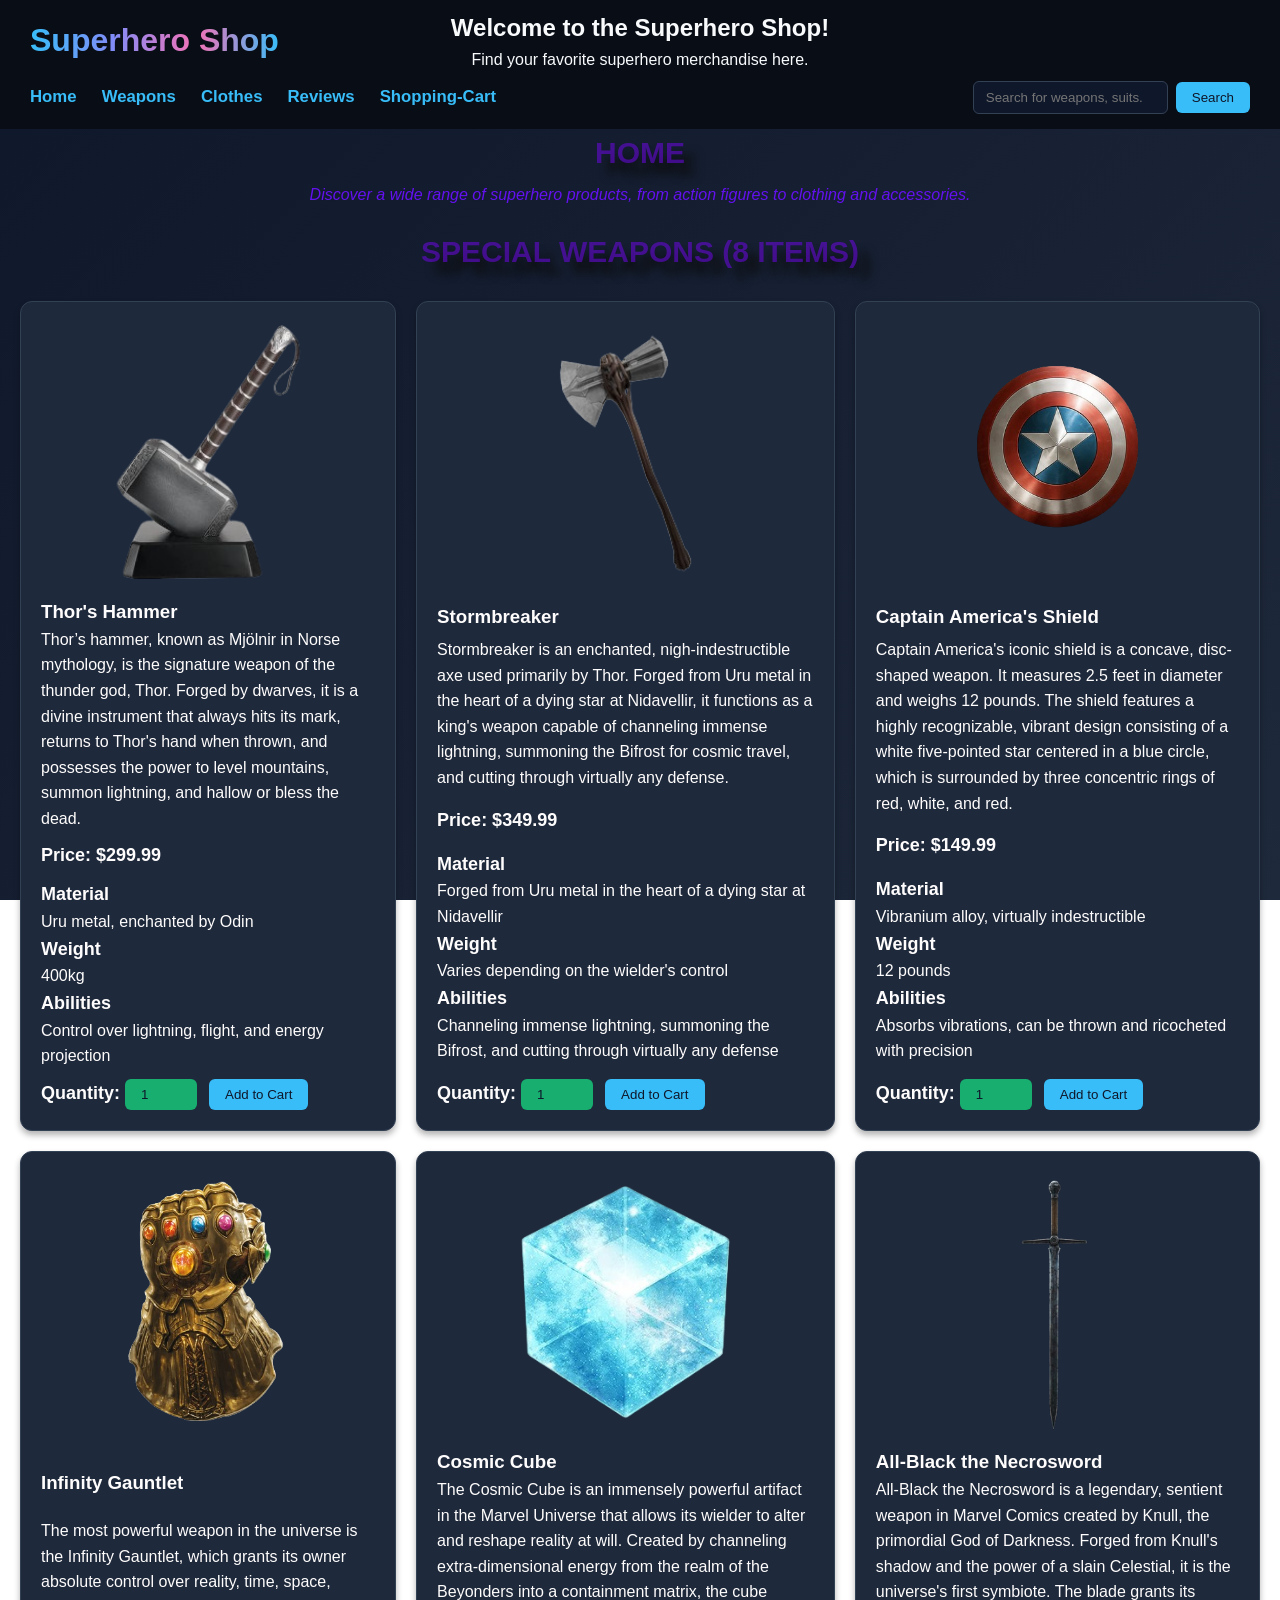
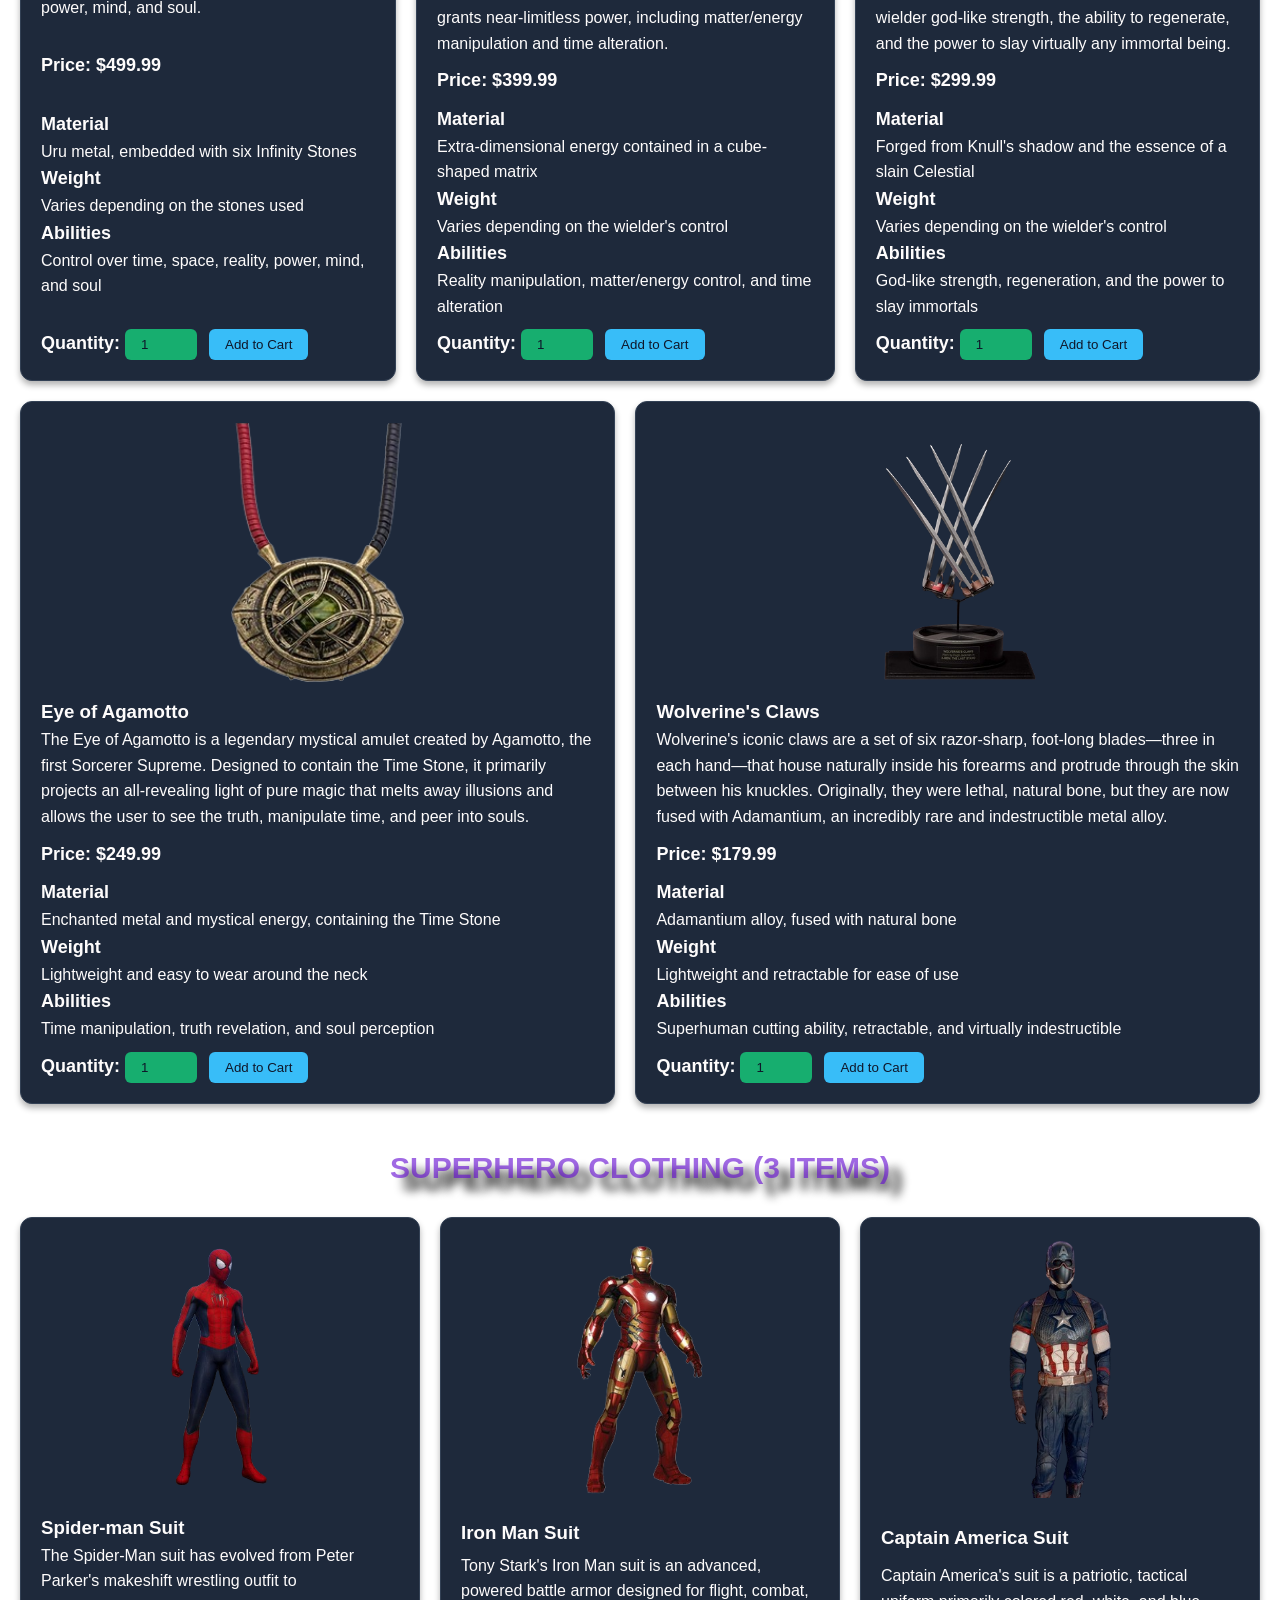
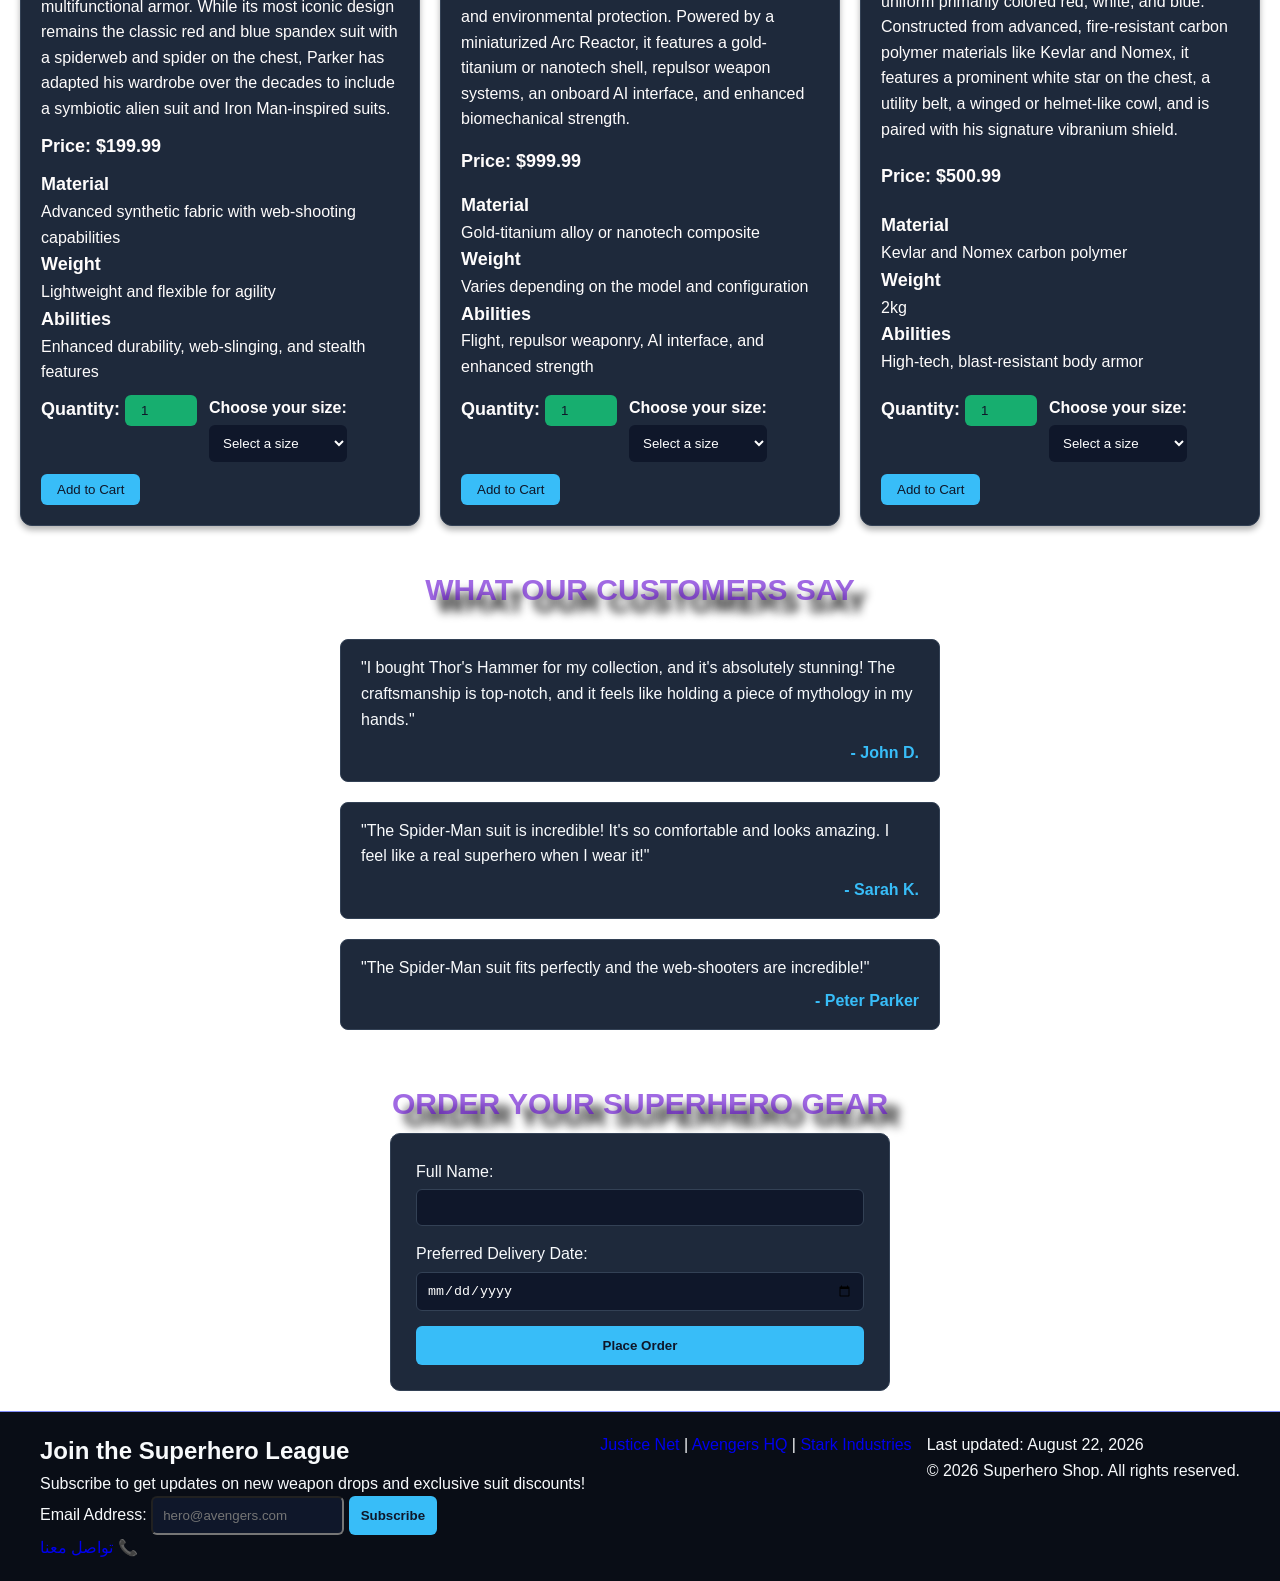
<file: index.html>
<!doctype html>
<html lang="en" dir="ltr">
  <!--  === HTML DOCUMENT HEAD ===  -->
  <head>
    <!-- === META TAGS === -->

    <!-- Protect user privacy when navigating to external links -->
    <meta name="referrer" content="strict-origin-when-cross-origin">
    <!-- Character encoding for the document -->
    <meta charset="UTF-8">
    <!-- Compatibility for Internet Explorer -->
    <meta http-equiv="X-UA-Compatible" content="IE=edge">
    <!-- Viewport for responsive design -->
    <meta name="viewport" content="width=device-width, initial-scale=1.0">
    <!-- Description for the page -->
    <meta name="description" content="Discover and buy your favorite superhero merchandise, special weapons, and clothing at the Superhero Shop.">
    <!-- Keywords for the page -->
    <meta name="keywords" content="superhero, weapons, suits, thor, iron man, spider-man">
    <!-- Website Favicon (Icon shown in browser tab) -->
    <link rel="icon" href="images/favicon.png">
    <!-- Link to external CSS stylesheet -->
    <link rel="stylesheet" href="mystyle.css">
    <!-- Page title -->
    <title>Superhero Shop</title>
  </head>
  <!--  === HTML DOCUMENT BODY ===  -->
  <body>
    <!--  === HEADER ===  -->
    <header id="top" class="main-header">
      <!-- compine logo and welcome message -->
      <div class="header-top-row">
        <!-- Main site title -->
        <h1 class="site-title">Superhero Shop</h1>
        <!-- compine the welcome message and introductory text -->
        <div class="welcome-container">
          <!-- Welcome message -->
          <h2 class="header-subtitle">Welcome to the Superhero Shop!</h2>
          <!-- Website tagline / introductory text -->
          <p class="header-tagline">Find your favorite superhero merchandise here.</p>
        </div>
      </div>
      <!-- compine main navigation bar and search bar -->
      <div class="header-bottom-row">
        <!-- Main navigation bar -->
        <nav class="main-nav">
          <!-- List of links -->
          <ul class="nav-list">
            <!-- Homepage section link -->
            <li class="nav-item"><a href="#Home" class="nav-link">Home</a></li>
            <!-- Weapons section link -->
            <li class="nav-item"><a href="#Weapons" class="nav-link">Weapons</a></li>
            <!-- Clothes section link -->
            <li class="nav-item"><a href="#Clothes" class="nav-link">Clothes</a></li>
            <!-- Reviews section link -->
            <li class="nav-item"><a href="#Reviews" class="nav-link">Reviews</a></li>
            <!-- Shopping Cart section link -->
            <li class="nav-item"><a href="#Shopping-Cart" class="nav-link">Shopping-Cart</a></li>
          </ul>
        </nav>
        <!-- Search bar -->
        <div class="search-container">
          <!-- Search input field -->
          <input type="search" placeholder="Search for weapons, suits..." class="search-input">
          <!-- Search button -->
          <button type="button" class="search-btn">Search</button>
        </div>
      </div>
    </header>

    <!-- Main page content (Excluding header & footer) -->
    <main class="main">
      <!-- ===== HOME SECTION ===== -->
      <section id="Home" class="home-section">
        <!-- Home section content -->
        <h2 class="section-title">Home</h2>
        <p class="home-text">
          Discover a wide range of superhero products, from action figures to
          clothing and accessories.
        </p>
      </section>

      <!-- ===== WEAPONS SECTION WITH ITEM COUNT ===== -->
      <section id="Weapons" class="weapons-section">
        <!-- Section title with item counter -->
        <h2 class="section-title">Special Weapons <span class="items-count">(8 Items)</span></h2>

        <!-- === Single product card (thor-hammer) === -->
        <article class="product-card product-card-thor-hammer">
          <!-- image of thor hammer -->
          <img src="images/thor-hammer.png" alt="Thor's Hammer" class="product-img">
          <!-- Product title -->
          <h3 class="product-title">Thor's Hammer</h3>
          <!-- Product description -->
          <p class="product-desc">
            Thor’s hammer, known as Mjölnir in Norse mythology, is the signature
            weapon of the thunder god, Thor. Forged by dwarves, it is a divine
            instrument that always hits its mark, returns to Thor's hand when
            thrown, and possesses the power to level mountains, summon
            lightning, and hallow or bless the dead.
          </p>
          <!-- Product price -->
          <span class="product-price">Price: $299.99</span>
          <!-- Product specifications table -->
          <dl class="product-specs">
            <!-- Feature title (Material) -->
            <dt class="spec-title">Material</dt>
            <!-- Description of the material -->
            <dd class="spec-value">Uru metal, enchanted by Odin</dd>

            <!-- Feature title (Weight) -->
            <dt class="spec-title">Weight</dt>
            <!-- Description of the weight -->
            <dd class="spec-value">400kg</dd>

            <!-- Feature title (Abilities) -->
            <dt class="spec-title">Abilities</dt>
            <!-- Description of the abilities -->
            <dd class="spec-value">Control over lightning, flight, and energy projection</dd>
          </dl>
          <!-- Customer order form -->
          <form class="product-form">
            <!-- Hidden input to send the product name to the server -->
            <input type="hidden" name="product_name" value="thor-hammer">
            <!-- Quantity selector with min (1) and max (10) limits -->
            <label class="quantity-label">Quantity: <input type="number" name="quantity" min="1" max="10" value="1" class="quantity-input"></label>
            <!-- Submit button to add the selected item to the cart -->
            <button type="submit" class="btn add-to-cart-btn">Add to Cart</button>
          </form>
        </article>

        <!-- === Single product card (stormbreaker) === -->
        <article class="product-card product-card-stormbreaker">
          <!-- image of stormbreaker -->
          <img src="images/stormbreaker.png" alt="Stormbreaker" class="product-img">
          <!-- Product title -->
          <h3 class="product-title">Stormbreaker</h3>
          <!-- Product description -->
          <p class="product-desc">
            Stormbreaker is an enchanted, nigh-indestructible axe used primarily
            by Thor. Forged from Uru metal in the heart of a dying star at
            Nidavellir, it functions as a king's weapon capable of channeling
            immense lightning, summoning the Bifrost for cosmic travel, and
            cutting through virtually any defense.
          </p>
          <!-- Product price -->
          <span class="product-price">Price: $349.99</span>
          <!-- Product specifications table -->
          <dl class="product-specs">
            <!-- Feature title (Material) -->
            <dt class="spec-title">Material</dt>
            <!-- Description of the material -->
            <dd class="spec-value">
              Forged from Uru metal in the heart of a dying star at Nidavellir
            </dd>

            <!-- Feature title (Weight) -->
            <dt class="spec-title">Weight</dt>
            <!-- Description of the weight -->
            <dd class="spec-value">Varies depending on the wielder's control</dd>

            <!-- Feature title (Abilities) -->
            <dt class="spec-title">Abilities</dt>
            <!-- Description of the abilities -->
            <dd class="spec-value">
              Channeling immense lightning, summoning the Bifrost, and cutting
              through virtually any defense
            </dd>
          </dl>
          <!-- Customer order form -->
          <form class="product-form">
            <!-- Hidden input to send the product name to the server -->
            <input type="hidden" name="product_name" value="stormbreaker">
            <!-- Quantity selector with min (1) and max (10) limits -->
            <label class="quantity-label">Quantity: <input type="number" name="quantity" min="1" max="10" value="1" class="quantity-input"></label>
            <!-- Submit button to add the selected item to the cart -->
            <button type="submit" class="btn add-to-cart-btn">Add to Cart</button>
          </form>
        </article>

        <!-- === Single product card (captain-america-shield) === -->
        <article class="product-card product-card-captain-america-shield">
          <!-- image of captain-america-shield -->
          <img src="images/captain-america-shield.png" alt="Captain America's Shield" class="product-img">
          <!-- Product title -->
          <h3 class="product-title">Captain America's Shield</h3>
          <!-- Product description -->
          <p class="product-desc">
            Captain America's iconic shield is a concave, disc-shaped weapon. It
            measures 2.5 feet in diameter and weighs 12 pounds. The shield
            features a highly recognizable, vibrant design consisting of a white
            five-pointed star centered in a blue circle, which is surrounded by
            three concentric rings of red, white, and red.
          </p>
          <!-- Product price -->
          <span class="product-price">Price: $149.99</span>
          <!-- Product specifications table -->
          <dl class="product-specs">
            <!-- Feature title (Material) -->
            <dt class="spec-title">Material</dt>
            <!-- Description of the material -->
            <dd class="spec-value">Vibranium alloy, virtually indestructible</dd>

            <!-- Feature title (Weight) -->
            <dt class="spec-title">Weight</dt>
            <!-- Description of the weight -->
            <dd class="spec-value">12 pounds</dd>

            <!-- Feature title (Abilities) -->
            <dt class="spec-title">Abilities</dt>
            <!-- Description of the abilities -->
            <dd class="spec-value">
              Absorbs vibrations, can be thrown and ricocheted with precision
            </dd>
          </dl>
          <!-- Customer order form -->
          <form class="product-form">
            <!-- Hidden input to send the product name to the server -->
            <input type="hidden" name="product_name" value="captain-america-shield">
            <!-- Quantity selector with min (1) and max (10) limits -->
            <label class="quantity-label">Quantity: <input type="number" name="quantity" min="1" max="10" value="1" class="quantity-input"></label>
            <!-- Submit button to add the selected item to the cart -->
            <button type="submit" class="btn add-to-cart-btn">Add to Cart</button>
          </form>
        </article>

        <!-- === Single product card (infinity-gauntlet) === -->
        <article class="product-card product-card-infinity-gauntlet">
          <!-- image of infinity-gauntlet -->
          <img src="images/infinity-gauntlet.png" alt="Infinity Gauntlet" class="product-img">
          <!-- Product title -->
          <h3 class="product-title">Infinity Gauntlet</h3>
          <!-- Product description -->
          <p class="product-desc">
            The most powerful weapon in the universe is the Infinity Gauntlet,
            which grants its owner absolute control over reality, time, space,
            power, mind, and soul.
          </p>
          <!-- Product price -->
          <span class="product-price">Price: $499.99</span>
          <!-- Product specifications table -->
          <dl class="product-specs">
            <!-- Feature title (Material) -->
            <dt class="spec-title">Material</dt>
            <!-- Description of the material -->
            <dd class="spec-value">Uru metal, embedded with six Infinity Stones</dd>

            <!-- Feature title (Weight) -->
            <dt class="spec-title">Weight</dt>
            <!-- Description of the weight -->
            <dd class="spec-value">Varies depending on the stones used</dd>

            <!-- Feature title (Abilities) -->
            <dt class="spec-title">Abilities</dt>
            <!-- Description of the abilities -->
            <dd class="spec-value">Control over time, space, reality, power, mind, and soul</dd>
          </dl>
          <!-- Customer order form -->
          <form class="product-form">
            <!-- Hidden input to send the product name to the server -->
            <input type="hidden" name="product_name" value="infinity-gauntlet">
            <!-- Quantity selector with min (1) and max (10) limits -->
            <label class="quantity-label">Quantity: <input type="number" name="quantity" min="1" max="10" value="1" class="quantity-input"></label>
            <!-- Submit button to add the selected item to the cart -->
            <button type="submit" class="btn add-to-cart-btn">Add to Cart</button>
          </form>
        </article>

        <!-- === Single product card (cosmic-cube) === -->
        <article class="product-card product-card-cosmic-cube">
          <!-- image of cosmic-cube -->
          <img src="images/cosmic-cube.png" alt="Cosmic Cube" class="product-img">
          <!-- Product title -->
          <h3 class="product-title">Cosmic Cube</h3>
          <!-- Product description -->
          <p class="product-desc">
            The Cosmic Cube is an immensely powerful artifact in the Marvel
            Universe that allows its wielder to alter and reshape reality at
            will. Created by channeling extra-dimensional energy from the realm
            of the Beyonders into a containment matrix, the cube grants
            near-limitless power, including matter/energy manipulation and time
            alteration.
          </p>
          <!-- Product price -->
          <span class="product-price">Price: $399.99</span>
          <!-- Product specifications table -->
          <dl class="product-specs">
            <!-- Feature title (Material) -->
            <dt class="spec-title">Material</dt>
            <!-- Description of the material -->
            <dd class="spec-value">Extra-dimensional energy contained in a cube-shaped matrix</dd>

            <!-- Feature title (Weight) -->
            <dt class="spec-title">Weight</dt>
            <!-- Description of the weight -->
            <dd class="spec-value">Varies depending on the wielder's control</dd>

            <!-- Feature title (Abilities) -->
            <dt class="spec-title">Abilities</dt>
            <!-- Description of the abilities -->
            <dd class="spec-value">
              Reality manipulation, matter/energy control, and time alteration
            </dd>
          </dl>
          <!-- Customer order form -->
          <form class="product-form">
            <!-- Hidden input to send the product name to the server -->
            <input type="hidden" name="product_name" value="cosmic-cube">
            <!-- Quantity selector with min (1) and max (10) limits -->
            <label class="quantity-label">Quantity: <input type="number" name="quantity" min="1" max="10" value="1" class="quantity-input"></label>
            <!-- Submit button to add the selected item to the cart -->
            <button type="submit" class="btn add-to-cart-btn">Add to Cart</button>
          </form>
        </article>

        <!-- === Single product card (all-black-the-necrosword) === -->
        <article class="product-card product-card-all-black-the-necrosword">
          <!-- Image of the all-black-the-necrosword -->
          <img src="images/all-black-the-necrosword.png" alt="All-Black the Necrosword" class="product-img">
          <!-- Product title -->
          <h3 class="product-title">All-Black the Necrosword</h3>
          <!-- Product description -->
          <p class="product-desc">
            All-Black the Necrosword is a legendary, sentient weapon in Marvel
            Comics created by Knull, the primordial God of Darkness. Forged from
            Knull's shadow and the power of a slain Celestial, it is the
            universe's first symbiote. The blade grants its wielder god-like
            strength, the ability to regenerate, and the power to slay virtually
            any immortal being.
          </p>
          <!-- Product price -->
          <span class="product-price">Price: $299.99</span>
          <!-- Product specifications table -->
          <dl class="product-specs">
            <!-- Feature title (Material) -->
            <dt class="spec-title">Material</dt>
            <!-- Description of the material -->
            <dd class="spec-value">
              Forged from Knull's shadow and the essence of a slain Celestial
            </dd>

            <!-- Feature title (Weight) -->
            <dt class="spec-title">Weight</dt>
            <!-- Description of the weight -->
            <dd class="spec-value">Varies depending on the wielder's control</dd>

            <!-- Feature title (Abilities) -->
            <dt class="spec-title">Abilities</dt>
            <!-- Description of the abilities -->
            <dd class="spec-value">
              God-like strength, regeneration, and the power to slay immortals
            </dd>
          </dl>
          <!-- Customer order form -->
          <form class="product-form">
            <!-- Hidden input to send the product name to the server -->
            <input type="hidden" name="product_name" value="all-black-the-necrosword">
            <!-- Quantity selector with min (1) and max (10) limits -->
            <label class="quantity-label">Quantity: <input type="number" name="quantity" min="1" max="10" value="1" class="quantity-input"></label>
            <!-- Submit button to add the selected item to the cart -->
            <button type="submit" class="btn add-to-cart-btn">Add to Cart</button>
          </form>
        </article>

        <!-- === Single product card (eye-of-agamotto) === -->
        <article class="product-card product-card-eye-of-agamotto">
          <!-- Image of the eye-of-agamotto -->
          <img src="images/eye-of-agamotto.png" alt="Eye of Agamotto" class="product-img">
          <!-- Product title -->
          <h3 class="product-title">Eye of Agamotto</h3>
          <!-- Product description -->
          <p class="product-desc">
            The Eye of Agamotto is a legendary mystical amulet created by
            Agamotto, the first Sorcerer Supreme. Designed to contain the Time
            Stone, it primarily projects an all-revealing light of pure magic
            that melts away illusions and allows the user to see the truth,
            manipulate time, and peer into souls.
          </p>
          <!-- Product price -->
          <span class="product-price">Price: $249.99</span>
          <!-- Product specifications table -->
          <dl class="product-specs">
            <!-- Feature title (Material) -->
            <dt class="spec-title">Material</dt>
            <!-- Description of the material -->
            <dd class="spec-value">
              Enchanted metal and mystical energy, containing the Time Stone
            </dd>

            <!-- Feature title (Weight) -->
            <dt class="spec-title">Weight</dt>
            <!-- Description of the weight -->
            <dd class="spec-value">Lightweight and easy to wear around the neck</dd>

            <!-- Feature title (Abilities) -->
            <dt class="spec-title">Abilities</dt>
            <!-- Description of the abilities -->
            <dd class="spec-value">Time manipulation, truth revelation, and soul perception</dd>
          </dl>
          <!-- Customer order form -->
          <form class="product-form">
            <!-- Hidden input to send the product name to the server -->
            <input type="hidden" name="product_name" value="eye-of-agamotto">
            <!-- Quantity selector with min (1) and max (10) limits -->
            <label class="quantity-label">Quantity: <input type="number" name="quantity" min="1" max="10" value="1" class="quantity-input"></label>
            <!-- Submit button to add the selected item to the cart -->
            <button type="submit" class="btn add-to-cart-btn">Add to Cart</button>
          </form>
        </article>

        <!-- === Single product card (wolverine-claws) === -->
        <article class="product-card product-card-wolverine-claws">
          <!-- Image of the wolverine-claws -->
          <img src="images/wolverine-claws.png" alt="Wolverine's Claws" class="product-img">
          <!-- Product title -->
          <h3 class="product-title">Wolverine's Claws</h3>
          <!-- Product description -->
          <p class="product-desc">
            Wolverine's iconic claws are a set of six razor-sharp, foot-long
            blades—three in each hand—that house naturally inside his forearms
            and protrude through the skin between his knuckles. Originally, they
            were lethal, natural bone, but they are now fused with Adamantium,
            an incredibly rare and indestructible metal alloy.
          </p>
          <!-- Product price -->
          <span class="product-price">Price: $179.99</span>
          <!-- Product specifications table -->
          <dl class="product-specs">
            <!-- Feature title (Material) -->
            <dt class="spec-title">Material</dt>
            <!-- Description of the material -->
            <dd class="spec-value">Adamantium alloy, fused with natural bone</dd>

            <!-- Feature title (Weight) -->
            <dt class="spec-title">Weight</dt>
            <!-- Description of the weight -->
            <dd class="spec-value">Lightweight and retractable for ease of use</dd>

            <!-- Feature title (Abilities) -->
            <dt class="spec-title">Abilities</dt>
            <!-- Description of the abilities -->
            <dd class="spec-value">
              Superhuman cutting ability, retractable, and virtually
              indestructible
            </dd>
          </dl>
          <!-- Customer order form -->
          <form class="product-form">
            <!-- Hidden input to send the product name to the server -->
            <input type="hidden" name="product_name" value="wolverine-claws">
            <!-- Quantity selector with min (1) and max (10) limits -->
            <label class="quantity-label">Quantity: <input type="number" name="quantity" min="1" max="10" value="1" class="quantity-input"></label>
            <!-- Submit button to add the selected item to the cart -->
            <button type="submit" class="btn add-to-cart-btn">Add to Cart</button>
          </form>
        </article>
      </section>

      <!-- ===== CLOTHES SECTION WITH ITEM COUNT ===== -->
      <section id="Clothes" class="clothes-section products-section">
        <!-- Section title with item counter -->
        <h2 class="section-title-clothes">Superhero Clothing <span class="items-count">(3 Items)</span></h2>

        <!-- === Product Card 1: Spider-man Suit === -->
        <article class="product-card product-card-spider-man-suit">
          <!-- Image of the Spider-man Suit -->
          <img src="images/spider-man-suit.png" alt="Spider-man Suit" class="product-img">
          <!-- Product title -->
          <h3 class="product-title">Spider-man Suit</h3>
          <!-- Product description -->
          <p class="product-desc">
            The Spider-Man suit has evolved from Peter Parker's makeshift
            wrestling outfit to multifunctional armor. While its most iconic
            design remains the classic red and blue spandex suit with a
            spiderweb and spider on the chest, Parker has adapted his wardrobe
            over the decades to include a symbiotic alien suit and Iron
            Man-inspired suits.
          </p>
          <!-- Product price -->
          <span class="product-price">Price: $199.99</span>
          <!-- Product specifications table -->
          <dl class="product-specs">
            <!-- Feature title (Material) -->
            <dt class="spec-title">Material</dt>
            <!-- Description of the material -->
            <dd class="spec-value">Advanced synthetic fabric with web-shooting capabilities</dd>

            <!-- Feature title (Weight) -->
            <dt class="spec-title">Weight</dt>
            <!-- Description of the weight -->
            <dd class="spec-value">Lightweight and flexible for agility</dd>

            <!-- Feature title (Abilities) -->
            <dt class="spec-title">Abilities</dt>
            <!-- Description of the abilities -->
            <dd class="spec-value">Enhanced durability, web-slinging, and stealth features</dd>
          </dl>
          <!-- Customer order form -->
          <form class="product-form">
            <!-- Hidden input to send the product name to the server -->
            <input type="hidden" name="product_name" value="spider-man-suit">
            <!-- Quantity selector with min (1) and max (10) limits -->
            <label class="quantity-label">Quantity: <input type="number" name="quantity" min="1" max="10" value="1" class="quantity-input"></label>
            <!-- Size selection dropdown menu -->
            <div class="size-group">
              <!-- Label for the size selection -->
              <label class="size-label">Choose your size:</label>
              <!-- Size options -->
              <select name="size" class="size-select">
                <!-- Default option prompting the user to select a size -->
                <option value="" disabled selected>Select a size</option>
                <!-- Size options (small)-->
                <option value="small">Small</option>
                <!-- Size options (medium)-->
                <option value="medium">Medium</option>
                <!-- Size options (large)-->
                <option value="large">Large</option>
                <!-- Size options (xlarge)-->
                <option value="xlarge">XLarge</option>
              </select>
            </div>
            <!-- Submit button to add the selected item to the cart -->
            <button type="submit" class="btn add-to-cart-btn">Add to Cart</button>
          </form>
        </article>

        <!-- === Product Card 2: Iron Man Suit === -->
        <article class="product-card product-card-iron-man-suit">
          <!-- Image of the Iron Man Suit -->
          <img src="images/iron-man-suit.png" alt="Iron Man Suit" class="product-img">
          <!-- Product title -->
          <h3 class="product-title">Iron Man Suit</h3>
          <!-- Product description -->
          <p class="product-desc">
            Tony Stark's Iron Man suit is an advanced, powered battle armor
            designed for flight, combat, and environmental protection. Powered
            by a miniaturized Arc Reactor, it features a gold-titanium or
            nanotech shell, repulsor weapon systems, an onboard AI interface,
            and enhanced biomechanical strength.
          </p>
          <!-- Product price -->
          <span class="product-price">Price: $999.99</span>
          <!-- Product specifications table -->
          <dl class="product-specs">
            <!-- Feature title (Material) -->
            <dt class="spec-title">Material</dt>
            <!-- Description of the material -->
            <dd class="spec-value">Gold-titanium alloy or nanotech composite</dd>

            <!-- Feature title (Weight) -->
            <dt class="spec-title">Weight</dt>
            <!-- Description of the weight -->
            <dd class="spec-value">Varies depending on the model and configuration</dd>

            <!-- Feature title (Abilities) -->
            <dt class="spec-title">Abilities</dt>
            <!-- Description of the abilities -->
            <dd class="spec-value">
              Flight, repulsor weaponry, AI interface, and enhanced strength
            </dd>
          </dl>
          <!-- Customer order form -->
          <form class="product-form">
            <!-- Hidden input to send the product name to the server -->
            <input type="hidden" name="product_name" value="iron-man-suit">
            <!-- Quantity selector with min (1) and max (10) limits -->
            <label class="quantity-label">Quantity: <input type="number" name="quantity" min="1" max="10" value="1" class="quantity-input"></label>
            <!-- Size selection dropdown menu -->
            <div class="size-group">
              <!-- Label for the size selection -->
              <label class="size-label">Choose your size:</label>
              <!-- Size options -->
              <select name="size" class="size-select">
                <!-- Default option prompting the user to select a size -->
                <option value="" disabled selected>Select a size</option>
                <!-- Size options (small)-->
                <option value="small">Small</option>
                <!-- Size options (medium)-->
                <option value="medium">Medium</option>
                <!-- Size options (large)-->
                <option value="large">Large</option>
                <!-- Size options (xlarge)-->
                <option value="xlarge">XLarge</option>
              </select>
            </div>
            <!-- Submit button to add the selected item to the cart -->
            <button type="submit" class="btn add-to-cart-btn">Add to Cart</button>
          </form>
        </article>

        <!-- === Product Card 3: Captain America Suit === -->
        <article class="product-card product-card-captain-america-suit">
          <!-- Image of the Captain America Suit -->
          <img src="images/captain-america-suit.png" alt="Captain America Suit" class="product-img">
          <!-- Product title -->
          <h3 class="product-title">Captain America Suit</h3>
          <!-- Product description -->
          <p class="product-desc">
            Captain America's suit is a patriotic, tactical uniform primarily
            colored red, white, and blue. Constructed from advanced,
            fire-resistant carbon polymer materials like Kevlar and Nomex, it
            features a prominent white star on the chest, a utility belt, a
            winged or helmet-like cowl, and is paired with his signature
            vibranium shield.
          </p>
          <!-- Product price -->
          <span class="product-price">Price: $500.99</span>
          <!-- Product specifications table -->
          <dl class="product-specs">
            <!-- Feature title (Material) -->
            <dt class="spec-title">Material</dt>
            <!-- Description of the material -->
            <dd class="spec-value">Kevlar and Nomex carbon polymer</dd>

            <!-- Feature title (Weight) -->
            <dt class="spec-title">Weight</dt>
            <!-- Description of the weight -->
            <dd class="spec-value">2kg</dd>

            <!-- Feature title (Abilities) -->
            <dt class="spec-title">Abilities</dt>
            <!-- Description of the abilities -->
            <dd class="spec-value">High-tech, blast-resistant body armor</dd>
          </dl>
          <!-- Customer order form -->
          <form class="product-form">
            <!-- Hidden input to send the product name to the server -->
            <input type="hidden" name="product_name" value="captain-america-suit">
            <!-- Quantity selector with min (1) and max (10) limits -->
            <label class="quantity-label">Quantity: <input type="number" name="quantity" min="1" max="10" value="1" class="quantity-input"></label>
            <!-- Size selection dropdown menu -->
            <div class="size-group">
              <!-- Label for the size selection -->
              <label class="size-label">Choose your size:</label>
              <!-- Size options -->
              <select name="size" class="size-select">
                <!-- Default option prompting the user to select a size -->
                <option value="" disabled selected>Select a size</option>
                <!-- Size options (small)-->
                <option value="small">Small</option>
                <!-- Size options (medium)-->
                <option value="medium">Medium</option>
                <!-- Size options (large)-->
                <option value="large">Large</option>
                <!-- Size options (xlarge)-->
                <option value="xlarge">XLarge</option>
              </select>
            </div>
            <!-- Submit button to add the selected item to the cart -->
            <button type="submit" class="btn add-to-cart-btn">Add to Cart</button>
          </form>
        </article>
      </section>

      <!-- ===== Reviews Section ===== -->
      <section id="Reviews" class="reviews-section">
        <!-- Customer reviews -->
        <h2 class="section-title-reviews">What Our Customers Say</h2>
        <!-- Review 1 -->
        <blockquote class="review-card">
          <!-- Review content -->
          <p class="review-text">
            "I bought Thor's Hammer for my collection, and it's absolutely
            stunning! The craftsmanship is top-notch, and it feels like holding
            a piece of mythology in my hands."
          </p>
          <!-- Review author -->
          <footer class="review-author">- John D.</footer>
        </blockquote>
        <!-- Review 2 -->
        <blockquote class="review-card">
          <!-- Review content -->
          <p class="review-text">
            "The Spider-Man suit is incredible! It's so comfortable and looks
            amazing. I feel like a real superhero when I wear it!"
          </p>
          <!-- Review author -->
          <footer class="review-author">- Sarah K.</footer>
        </blockquote>
        <!-- Review 3 -->
        <blockquote class="review-card">
          <!-- Review content -->
          <p class="review-text">
            "The Spider-Man suit fits perfectly and the web-shooters are
            incredible!"
          </p>
          <!-- Review author -->
          <footer class="review-author">- Peter Parker</footer>
        </blockquote>
      </section>

      <!-- ===== Shopping Cart Section ===== -->
      <section id="Shopping-Cart" class="cart-section">
        <!-- Shopping cart content -->
        <h2 class="section-title">Order Your Superhero Gear</h2>
        <!-- Order form -->
        <form class="cart-form">
          <!-- Full Name Input Field -->
          <div class="form-group">
            <!-- Label for the full name input -->
            <label class="form-label">Full Name:</label>
            <!-- Input field for the full name -->
            <input type="text" name="name" required class="form-input">
            <!-- Hidden input to send the user name to the server -->
            <input type="hidden" name="user_name" value="superhero-gear" class="form-input">
          </div>
          <!-- Delivery Date Field -->
          <div class="form-group">
            <!--  Label for the preferred delivery date -->
            <label class="form-label">Preferred Delivery Date:</label>
            <!-- Order date selection -->
            <input type="date" name="date" required class="form-input">
            <!-- Hidden input to send the delivery date to the server -->
            <input type="hidden" name="delivery_date" value="superhero-gear" class="form-input">
          </div>
          <!-- Submit order button -->
          <button type="submit" class="btn checkout-btn">Place Order</button>
        </form>
      </section>
    </main>



    <!-- ===== FOOTER SECTION ===== -->
    <footer class="site-footer">
    <!-- === SUBSCRIPTION SECTION === -->
    <aside class="subscription-section">
      <!-- Section heading -->
      <h2 class="aside-title">Join the Superhero League</h2>
      <!-- Section introduction / subtitle -->
      <p class="aside-desc">
        Subscribe to get updates on new weapon drops and exclusive suit
        discounts!
      </p>
      <!-- Subscription form -->
      <form class="newsletter-form">
        <!-- Email input field for subscription -->
        <label class="form-label">Email Address:</label>
        <!-- Input field for the user's email address -->
        <input type="email" placeholder="hero@avengers.com" required class="email-input">
        <!-- Submit button for the subscription form -->
        <button type="submit" class="btn subscribe-btn">Subscribe</button>
        <!-- Hidden input to send the user's email address to the server -->
        <input type="hidden" name="email" value="superhero-gear">
      </form>
    </aside>
      <!-- External Partner Links / Superhero Headquarters -->
      <div class="footer-links">
        <a href="#" class="footer-link">Justice Net</a> | <a href="#" class="footer-link">Avengers HQ</a> |
        <a href="#" class="footer-link">Stark Industries</a>
      </div>
      <!-- Contact Phone Number -->
      <p class="contact-info">
        <a href="tel:+201234567890" class="footer-link">تواصل معنا 📞</a>
      </p>


      <div class="last-updated-and-copyright">
        <!-- ===== LAST UPDATED ===== -->
        <p class="last-updated">
          Last updated: <time datetime="2026-08-22">August 22, 2026</time>
        </p>
        <!-- Copyright Notice -->
        <p class="copyright">
          &copy; 2026 Superhero Shop. All rights reserved.
        </p>
      </div>
    </footer>
  </body>
</html>
</file>
<file: mystyle.css>
/* Global Reset & Box Sizing */
* {
  box-sizing: border-box;
  padding: 0;
  margin: 0;
}
/* Base Body Styles */
body {
  /* Setting the site's baseline */
  font-family: "Segoe UI", Tahoma, Geneva, Verdana, sans-serif;
  /* Setting the line height for better readability */
  line-height: 1.6;
  /* Luxurious color gradient for the website background */
  background: linear-gradient(135deg, #0f172a 0%, #1e293b 100%);
  /* Set background while browsing */
  background-attachment: fixed;
  /* Setting the Main text color */
  color: #f8fafc;
}
/* =====The section related to formatting and installing the header.====== */
.main-header {
  /* dark header background color */
  background-color: #090d16;
  /* Activating the Flex system for horizontal element distribution */
  display: flex;
  /* Allow elements to move to a new line if space is cluttered. */
  flex-wrap: wrap;
  /* Pin the header to the top of the screen while scrolling */
  position: sticky;
  top: 0;
  /* Distribute the spaces evenly between the elements */
  justify-content: space-between;
  /* Align the elements vertically in the middle */
  align-items: center;
  /* Header internal spacing (top and bottom 15px, right and left 30px) */
  padding: 15px 30px;
  /* Make the header appear above the rest of the page elements. */
  z-index: 1000;
}
/* Logo formatting and color gradient */
.site-title {
  /* The color gradient between sky blue and purple */
  background: linear-gradient(90deg, #38bdf8, #818cf8, #f472b6, #38bdf8);
  /* Crop the gradient background to fit only the letters. */
  -webkit-background-clip: text;
  /* Make the line color transparent to show the gradient underneath. */
  color: transparent;
  /* Apply infinite smooth shifting animation to the background */
  animation: shineGradient 4s linear infinite;
}
/* Keyframes to create smooth continuous gradient movement */
@keyframes shineGradient {
  0% {
    /* Initial color state */
    filter: hue-rotate(0deg);
  }
  100% {
    /* Full 360-degree color cycle shift */
    filter: hue-rotate(360deg);
  }
}
/* Top row container of the header for distributing logo, center welcome section, and right elements */
.header-top-row {
  /* I have the container displaying the full screen (100%). */
  width: 100%;
  /* It activates the Flex system so that it can arrange the internal elements horizontally next to each other. */
  display: flex;
  /* It distributes the spaces between the elements, pushing the logo to the left and the welcome to the center. */
  justify-content: space-between;
  /* Align the elements vertically in the text exactly on a single line. */
  align-items: center;
  /* This makes the container the primary reference (center) for any element inside it to take an absolute position. */
  position: relative;
}
/* Wrapper for centering both the welcome heading and tagline in the exact middle of the header */
.welcome-container {
  /* The container is moved outside the normal arrangement of the elements in order to secure its position precisely above the other elements. */
  position: absolute;
  /* It moves the beginning of the container to the exact middle of the father's width from the north side. */
  left: 50%;
  /* It moves the container back by half its width, and this is what makes the centering 100% in the middle. */
  transform: translateX(-50%);
  /* The text (title and description) is centered in the middle of the container itself. */
  text-align: center;
}
/* Styling and alignment for the secondary header tagline text */
.header-tagline {
  /* It keeps the description text centered on the line. */
  text-align: center;
  /* I have a line of description of the entire display so that it is centered correctly in relation to what is above it. */
  width: 100%;
}
/* Full-width spacer to force subsequent layout elements to line-wrap to a new row */
.space {
  /* I give the element the full width so that any element after it is pushed down to a new line. */
  width: 100%;
}
/* Bottom row container of the header for holding navigation links on the left and the search bar on the right */
.header-bottom-row {
  /* Ensures the row spans the full width of the header */
  width: 100%;
  /* Activates Flexbox layout to align links and search bar horizontally */
  display: flex;
  /* Pushes navigation links to the left and search container to the right */
  justify-content: space-between;
  /* Vertically aligns links and search elements in the middle */
  align-items: center;
  /* Adds top spacing between the top header row and this bottom row */
  margin-top: 15px;
}
/* Navigation menu formatting and arrangement */
.nav-list {
  /* To make links break if width is enough */
  flex-wrap: wrap;
  /* Arrange the list items horizontally, side by side. */
  display: flex;
  /* Remove the default black dots from the menu */
  list-style-type: none;
  /* Add a 25 pixel gap between each element. */
  gap: 25px;
}
/* Link formatting and color */
.nav-link {
  /* Set link font size for improved legibility */
  font-size: 1.05rem;
  /* Apply semi-bold weight to emphasize link text */
  font-weight: bold;
  /* Remove the default underline under the link */
  text-decoration: none;
  /* Set primary link text color */
  color: #38bdf8;
  /* Smooth transition for link color change on hover */
  transition: color 0.3s ease;
}
/* Change link text color on hover */
.nav-link:hover {
  color: #818cf8;
}
/* Search bar container wrapper */
.search-container {
  /* Activating Flexbox to align input field and search button horizontally */
  display: flex;
  /* Vertically center align input field and button */
  align-items: center;
  /* Add a 8px gap between input field and button */
  gap: 8px;
}
/* style the search input */
.search-input {
  /* We change the sharp white background to a dark, calm background. */
  background-color: #0f172a;
  /* Set text color to white for clear readability while typing */
  color: #f8fafc;
  /* We remove the traditional gray border and apply a soft border in a muted color. */
  border: 1px solid #334155;
  /* Give us an internal space (e.g., 8px 12px) so that the text doesn't stick to the edges. */
  padding: 8px 12px;
  /* Create smooth, circular edges (for example, 6px or 20px, if you like its shape, then it will be a capsule). */
  border-radius: 6px;
  /* Remove default browser blue outline on focus */
  outline: none;
}
/* style the search button */
.search-btn {
  /* Match button background with the site primary theme color */
  background-color: #38bdf8;
  /* Dark text color for maximum contrast against the light blue button */
  color: #0f172a;
  /* Remove default browser button border */
  border: none;
  /* Internal spacing for balanced button proportions */
  padding: 8px 16px;
  /* Rounded corners matching the search input curvature */
  border-radius: 6px;
  /* Change cursor to hand icon on hover to indicate clickability */
  cursor: pointer;
  /* Smooth transition for button background and lift effect on hover */
  transition:
    background-color 0.3s ease,
    transform 0.2s ease;
}
/* Button hover styles for background color and slight lift effect */
.search-btn:hover {
  /* Darker blue background on hover */
  background-color: #0284c7;
  /* White text color on hover */
  color: #ffffff;
  /* Lift button slightly on hover */
  transform: translateY(-2px);
}
/* style the conteng of the page */
.main {
  /* Sets the grid layout for the main container */
  display: grid;
  /* Sort by name */
  grid-template-areas:
    "home-section home-section home-section"
    "weapons-section weapons-section weapons-section"
    "clothes-section clothes-section clothes-section"
    "reviews-section reviews-section reviews-section"
    "cart-section cart-section cart-section"
    "site-footer site-footer site-footer";
}
/* To give the home section a specific order on the page */
.home-section {
  /* Assigns section to the home grid area */
  grid-area: home-section;
}
/* To format the homepage */
.section-title {
  /* To make the color purple */
  color: rgba(99, 9, 209, 0.611);
  /* To add a shadow for text */
  text-shadow: 12px 12px 10px rgb(11, 11, 11);
  /* To make the text in center of the page */
  text-align: center;
  /* To make every letter capital */
  text-transform: uppercase;
  /* To make the text bold */
  font-weight: bold;
  /* To increase the text size */
  font-size: 30px;
  /* To make a bottom margin */
  margin-bottom: 5px;
  /* To make a place for homepage in the layout */
  grid-area: section-title;
}
/* To make a hover effect */
.section-title:hover {
  /* To change the background color */
  background: linear-gradient(
    to right,
    rgba(22, 9, 209, 0.585),
    rgba(209, 9, 126, 0.585),
    rgba(255, 4, 46, 0.994)
  );
  /* To crop the background to fit the text */
  -webkit-background-clip: text;
  /* To make the text color transparent so that the background is visible through it */
  color: transparent;
}
/* To format the page description */
.home-text {
  /* To make text in center */
  text-align: center;
  /* To make a purple color */
  color: #6311ef;
  /* To make a small size for text */
  font-size: 16px;
  /* To style the text */
  font-style: italic;
}
/* To style weapons section */
.weapons-section {
  /* To make a place for weapons section in page */
  grid-area: weapons-section;
  /* To convert the weapons section into a container and organize it using the grid feature */
  display: grid;
  /* Sort by name  */
  grid-template-areas:
    "section-title section-title section-title section-title section-title section-title"
    "thor-hammer thor-hammer stormbreaker stormbreaker captain-america-shield captain-america-shield"
    "infinity-gauntlet infinity-gauntlet cosmic-cube cosmic-cube all-black-the-necrosword all-black-the-necrosword"
    "eye-of-agamotto eye-of-agamotto eye-of-agamotto wolverine-claws wolverine-claws wolverine-claws";
  /* To create a space between each card */
  gap: 20px;
  padding: 20px;
}
/* To make a place for card thor hammer */
.product-card-thor-hammer {
  grid-area: thor-hammer;
}
/* To make a place for card stormbreaker */
.product-card-stormbreaker {
  grid-area: stormbreaker;
}
/* To make a place for card captain america shield */
.product-card-captain-america-shield {
  grid-area: captain-america-shield;
}
/* To make a place for card infinity gauntlet */
.product-card-infinity-gauntlet {
  grid-area: infinity-gauntlet;
}
/* To make a place for card comsic cube */
.product-card-cosmic-cube {
  grid-area: cosmic-cube;
}
/* To make a place for card all black the necrosword */
.product-card-all-black-the-necrosword {
  grid-area: all-black-the-necrosword;
}
/* To make a place for card eye of agamotto */
.product-card-eye-of-agamotto {
  grid-area: eye-of-agamotto;
}
/* To make a place for card wolverine claws */
.product-card-wolverine-claws {
  grid-area: wolverine-claws;
}
/* To make a style for every card */
.product-card {
  /* To make a matte dark blue background */
  background-color: #1e293b;
  /* To make a Sky Blue color for text */
  color: #38bdf8;
  /* To create a space between content card */
  padding: 20px;
  /* To create curved border */
  border-radius: 12px;
  /* To make a border */
  border: 1px solid #334155;
  /* to make a shadow for card */
  box-shadow: 0 4px 6px rgba(0, 0, 0, 0.3);
  /* To convert every card into a container and organize it using the flex feature */
  display: flex;
  /* To determine the direction of the flex */
  flex-direction: column;
  /* To make a space between content */
  justify-content: space-between;
}
/* To style the card images */
.product-img {
  /* To make the image take up the full width space */
  width: 100%;
  /* To make a height for image */
  height: 260px;
  /* To make the image fully displayed */
  object-fit: contain;
  /* To make the image to take the full sentence in card */
  display: block;
  /* To make a right and left margin */
  margin: 0 auto 15px auto;
  /* To make background transparent */
  background: transparent;
}
/* To style the name of the card */
.product-title {
  /* To make a matte dark blue background */
  background: #1e293b;
  /* To make font bold */
  font-weight: 900;
  /* To make a color for text */
  color: rgb(254, 252, 252);
}
/* To style the description of card */
.product-desc {
  /* To make a matte dark blue background */
  background: #1e293b;
  /* To make a color for text */
  color: rgb(254, 252, 252);
}
/* To style the price of card */
.product-price {
  /* To make the size of font */
  font-size: large;
  /* To make the weight of font */
  font-weight: bold;
  /* To make a color for text */
  color: rgb(254, 252, 252);
  /* To create no background */
  background: none;
  /* To make a top and bottom margin */
  margin: 10px 0;
}
/* To format the properties table */
.product-specs {
  /* To make a bottom margin */
  margin: 0 0 10px;
}
/* To format the properties of table */
.spec-title {
  /* To make the size of font */
  font-size: large;
  /* To make the weight of font */
  font-weight: bold;
  /* To make a color for text */
  color: rgb(254, 252, 252);
  /* To create no background */
  background: none;
}
/* To format the description of the table's properties */
.spec-value {
  /* To make a color for text */
  color: rgb(254, 252, 252);
  /* To create no background */
  background: none;
}
/* To format the application form */
.product-form {
  /* To make a color for text */
  color: rgb(254, 252, 252);
  /* To create no background */
  background: none;
  /* To convert every form of card into a container and organize it using the flex feature */
  display: flex;
  /* To create a space between content */
  gap: 12px;
  /* To break the line if there is not enough space */
  flex-wrap: wrap;
}
/* To format the size list */
.size-group {
  /* To convert every size list of card into a container and organize it using the flex feature  */
  display: flex;
  /* To determine the direction of the flex */
  flex-direction: column;
  /* To create a space between content */
  gap: 5px;
  /* To make a right margin */
  margin-right: 10px;
}
/* To format the size list */
.size-label {
  font-weight: bold;
}
/* To format the quantity label */
.quantity-label {
  font-size: large;
  font-weight: 700;
}
/* To format the quantity input */
.quantity-input {
  /* Match button background with the site primary theme color */
  background-color: #17ae6f;
  /* Dark text color for maximum contrast against the light blue button */
  color: #0f172a;
  /* Remove default browser button border */
  border: none;
  /* Internal spacing for balanced button proportions */
  padding: 8px 16px;
  /* Rounded corners matching the search input curvature */
  border-radius: 6px;
  /* Change cursor to hand icon on hover to indicate clickability */
  cursor: pointer;
  /* Smooth transition for button background and lift effect on hover */
  transition:
    background-color 0.3s ease,
    transform 0.2s ease;
}
.add-to-cart-btn {
  /* Match button background with the site primary theme color */
  background-color: #38bdf8;
  /* Dark text color for maximum contrast against the light blue button */
  color: #0f172a;
  /* Remove default browser button border */
  border: none;
  /* Internal spacing for balanced button proportions */
  padding: 8px 16px;
  /* Rounded corners matching the search input curvature */
  border-radius: 6px;
  /* Change cursor to hand icon on hover to indicate clickability */
  cursor: pointer;
  /* Smooth transition for button background and lift effect on hover */
  transition:
    background-color 0.3s ease,
    transform 0.2s ease;
}
.add-to-cart-btn:hover {
  /* Darker blue background on hover */
  background-color: #0284c7;
  /* White text color on hover */
  color: #ffffff;
  /* Lift button slightly on hover */
  transform: translateY(-2px);
}
/* ==================== PRODUCTS SECTION ==================== */
.products-section {
  grid-area: clothes-section; /* Assigns the grid area name for the overall section */
  display: grid; /* Enables CSS Grid layout for internal items */
  grid-template-areas:
    "clothes clothes clothes" /* Row 1: Section title spans across 3 columns */
    "spider-man-suit iron-man-suit captain-america-suit" /* Row 2: Displays 3 product cards side by side */;
  gap: 20px; /* Sets a 20px gap between grid items */
  padding: 20px; /* Adds 20px space inside the container borders */
}

/* Clothes Section Title */
.section-title-clothes {
  color: rgba(
    99,
    9,
    209,
    0.611
  ); /* Sets a semi-transparent purple text color */
  text-shadow: 12px 12px 10px rgb(11, 11, 11); /* Adds a black drop-shadow behind the text */
  text-align: center; /* Centers the title text horizontally */
  text-transform: uppercase; /* Converts all text letters to uppercase */
  font-weight: bold; /* Makes the font weight bold */
  font-size: 30px; /* Sets font size to 30 pixels */
  margin-bottom: 5px; /* Adds 5px space below the title */
  grid-area: clothes; /* Links this element to the 'clothes' grid area */
}

/* Hover effect on Clothes Title */
.section-title-clothes:hover {
  background: linear-gradient(
    to right,
    rgba(22, 9, 209, 0.585),
    rgba(209, 9, 126, 0.585),
    rgba(255, 4, 46, 0.994)
  ); /* Creates a horizontal multi-color gradient background */
  -webkit-background-clip: text; /* Clips the gradient background to fit the shape of the text */
  color: transparent; /* Makes text fill transparent so the background gradient shows through */
}

/* Assign Spider-Man card to its grid area */
.product-card-spider-man-suit {
  grid-area: spider-man-suit;
}

/* Assign Iron Man card to its grid area */
.product-card-iron-man-suit {
  grid-area: iron-man-suit;
}

/* Assign Captain America card to its grid area */
.product-card-captain-america-suit {
  grid-area: captain-america-suit;
}

/* Size selection dropdown */
.size-select {
  background-color: #0f172a; /* Sets background color to dark navy */
  color: white; /* Sets text color to white */
  border: none; /* Removes the default outline border */
  border-radius: 6px; /* Rounds the corners by 6 pixels */
  padding: 10px; /* Adds 10px padding inside the dropdown */
  cursor: pointer; /* Changes the mouse pointer to a hand icon on hover */
}

/* ==================== REVIEWS SECTION ==================== */
.reviews-section {
  grid-area: reviews-section; /* Assigns the grid area name */
  display: flex; /* Enables Flexbox layout */
  flex-direction: column; /* Stacks child elements vertically */
  align-items: center; /* Centers child elements horizontally */
  padding: 20px; /* Adds 20px inner padding */
}

/* Reviews Section Title */
.section-title-reviews {
  color: rgba(99, 9, 209, 0.611); /* Sets semi-transparent purple text color */
  text-shadow: 12px 12px 10px rgb(11, 11, 11); /* Adds text shadow */
  text-align: center; /* Centers the title text */
  text-transform: uppercase; /* Converts letters to uppercase */
  font-weight: bold; /* Makes text bold */
  font-size: 30px; /* Sets font size to 30px */
  margin-bottom: 15px; /* Adds 15px space below the title */
}

/* Hover effect on Reviews Title */
.section-title-reviews:hover {
  background: linear-gradient(
    to right,
    rgba(22, 9, 209, 0.585),
    rgba(209, 9, 126, 0.585),
    rgba(255, 4, 46, 0.994)
  ); /* Multi-color linear gradient */
  -webkit-background-clip: text; /* Clips background to text boundary */
  color: transparent; /* Makes text transparent to reveal gradient */
}

/* Review Card container */
.review-card {
  background-color: #1e293b; /* Sets background to slate gray */
  border: 1px solid #334155; /* Adds a subtle 1px gray border */
  padding: 15px 20px; /* Adds 15px vertical and 20px horizontal padding */
  border-radius: 8px; /* Rounds container corners by 8px */
  width: 80%; /* Takes up 80% width of its parent container */
  max-width: 600px; /* Caps maximum width at 600px */
  margin: 10px; /* Adds 10px space around each card */
}

/* Review Author text */
.review-author {
  text-align: right; /* Aligns author name to the right */
  color: #38bdf8; /* Sets text color to sky blue */
  font-weight: bold; /* Makes author name bold */
  margin-top: 8px; /* Adds 8px space above the author name */
}

/* ==================== CART SECTION ==================== */
.cart-section {
  padding: 20px; /* Adds 20px padding */
  display: flex; /* Enables Flexbox layout */
  flex-direction: column; /* Arranges children vertically */
  align-items: center; /* Centers content horizontally */
  grid-area: cart-section; /* Sets grid area name */
}

/* Cart Form Container */
.cart-form {
  background-color: #1e293b; /* Sets background color to dark slate */
  padding: 25px; /* Adds 25px inner padding */
  border-radius: 10px; /* Rounds corners by 10px */
  border: 1px solid #334155; /* Adds a 1px border */
  width: 100%; /* Spans full width of parent container */
  max-width: 500px; /* Limits maximum width to 500px */
  display: flex; /* Enables Flexbox layout */
  flex-direction: column; /* Stacks form elements vertically */
  gap: 15px; /* Adds 15px spacing between form fields */
}

/* Form field wrapper (Label + Input) */
.form-group {
  display: flex; /* Enables Flexbox layout */
  flex-direction: column; /* Stacks label and input vertically */
  gap: 5px; /* Adds 5px gap between label and input */
}

/* Input text fields */
.form-input {
  padding: 10px; /* Inner padding of 10px */
  border-radius: 6px; /* Rounded corners by 6px */
  border: 1px solid #334155; /* 1px slate border */
  background-color: #0f172a; /* Dark navy background color */
  color: white; /* White text color */
}

/* Checkout Button */
.checkout-btn {
  background-color: #38bdf8; /* Sky blue background */
  color: #0f172a; /* Dark navy text color */
  font-weight: bold; /* Bold text style */
  padding: 12px; /* Inner padding of 12px */
  border: none; /* Removes default button border */
  border-radius: 6px; /* Rounded corners of 6px */
  cursor: pointer; /* Changes mouse cursor to pointer hand */
  transition: background-color 0.3s; /* Smooth color transition over 0.3 seconds */
}

/* Hover effect on Checkout Button */
.checkout-btn:hover {
  background-color: #0284c7; /* Darker blue background on hover */
  color: white; /* Text color turns white on hover */
}

/* ==================== FOOTER SECTION ==================== */
.site-footer {
  grid-area: site-footer; /* Assigns area name in main layout grid */
  display: grid; /* Enables CSS Grid layout */
  grid-template-areas: "subscription-section footer-links last-updated-and-copyright" /* Arranges footer into 3 horizontal columns */;
  justify-content: space-between; /* Spreads out columns to edge boundaries */
  align-items: flex-start; /* Aligns content to top of footer grid */
  background-color: #090d16; /* Near-black background color */
  border-top: 1px solid #818cf8; /* Light purple border accent at top */
  padding: 20px 40px; /* 20px vertical padding, 40px horizontal padding */
}

/* Email input field in footer */
.email-input {
  padding: 10px; /* 10px inner padding */
  border-radius: 6px; /* 6px rounded corners */
  background-color: #0f172a; /* Dark background */
  color: white; /* White text */
}

/* Subscribe Button */
.subscribe-btn {
  background-color: #38bdf8; /* Sky blue background */
  color: #0f172a; /* Dark navy text */
  font-weight: bold; /* Bold text */
  padding: 12px; /* 12px padding */
  border: none; /* Removes border */
  border-radius: 6px; /* 6px rounded corners */
  cursor: pointer; /* Pointer hand cursor */
  transition: background-color 0.3s; /* Smooth transition timing for hover effect */
}

/* Hover effect on Subscribe Button */
.subscribe-btn:hover {
  background-color: #0284c7; /* Darker blue background */
  color: white; /* Text turns white */
  transform: translateY(-2px); /* Lifts button upwards by 2px */
  box-shadow: 10px 10px 6px black; /* Applies a black shadow underneath */
}

/* Newsletter Subscription Grid Area */
.subscription-section {
  grid-area: subscription-section; /* Places component in designated footer area */
}

/* Footer Navigation Links Grid Area */
.footer-links {
  grid-area: footer-links; /* Places component in designated footer area */
}

/* Individual Footer Link */
.footer-link {
  text-decoration: none; /* Removes default text underline */
}

/* Hover effect on Footer Link */
.footer-link:hover {
  color: #334155; /* Changes text color to slate gray */
  text-decoration: underline; /* Re-adds text underline on hover */
}

/* Copyright & Last Updated Grid Area */
.last-updated-and-copyright {
  grid-area: last-updated-and-copyright; /* Places component in designated footer area */
}

/* ==================== TABLET RESPONSIVENESS (max-width: 992px) ==================== */
@media (max-width: 992px) {
  .weapons-section {
    grid-template-areas:
      "section-title section-title"
      "thor-hammer stormbreaker"
      "captain-america-shield infinity-gauntlet"
      "cosmic-cube all-black-the-necrosword"
      "eye-of-agamotto wolverine-claws"; /* Rearranges weapons items into 2 columns */
  }

  .products-section {
    grid-template-areas:
      "clothes"
      "spider-man-suit"
      "iron-man-suit"
      "captain-america-suit"; /* Stacks products into a single vertical column */
  }
}

/* ==================== MOBILE RESPONSIVENESS (max-width: 600px) ==================== */
@media (max-width: 600px) {
  .main-header {
    position: static;
  }
  .header-top-row,
  .header-bottom-row {
    flex-direction: column; /* Changes header layout from horizontal row to vertical column */
    gap: 10px; /* Adds 10px vertical spacing between items */
  }

  .welcome-container {
    position: static; /* Removes relative/absolute positioning */
    transform: none; /* Resets transform translations */
  }

  .weapons-section {
    grid-template-areas:
      "section-title"
      "thor-hammer"
      "stormbreaker"
      "captain-america-shield"
      "infinity-gauntlet"
      "cosmic-cube"
      "all-black-the-necrosword"
      "eye-of-agamotto"
      "wolverine-claws"; /* Stacks all weapon cards sequentially in a 1-column layout */
  }

  .site-footer {
    grid-template-areas:
      "subscription-section"
      "footer-links"
      "last-updated-and-copyright"; /* Stacks all footer sections into a single vertical column */
    gap: 20px; /* Adds 20px vertical gap between stacked sections */
  }
}
/* ==================== IPAD PORTRAIT RESPONSIVENESS (601px - 992px) ==================== */
@media (min-width: 601px) and (max-width: 992px) {
  /* Stack top header elements vertically to prevent logo and welcome text overlap */
  .header-top-row {
    /* Change flex direction from horizontal row to vertical column */
    flex-direction: column;
    /* Add 10px vertical space between the logo and the welcome message */
    gap: 10px;
  }

  /* Reset absolute positioning of the welcome text for iPad portrait orientation */
  .welcome-container {
    /* Return container to standard document flow instead of absolute positioning */
    position: static;
    /* Remove horizontal translation transform used for centering in wide screens */
    transform: none;
  }

  /* Rearrange navigation bar and search bar vertically on iPad portrait view */
  .header-bottom-row {
    /* Change layout direction to stack navigation links and search bar */
    flex-direction: column;
    /* Add 15px vertical space between the navigation menu and search bar */
    gap: 15px;
  }

  /* Adjust navigation link layout and spacing to prevent text wrapping glitches */
  .nav-list {
    /* Center align navigation links horizontally */
    justify-content: center;
    /* Set 15px vertical gap between wrapped lines and 20px horizontal gap between links */
    gap: 15px 20px;
  }

  /* Prevent individual navigation text items from breaking into multiple lines */
  .nav-item {
    /* Force link text like 'Shopping-Cart' to stay on a single line */
    white-space: nowrap;
  }
}
</file>
